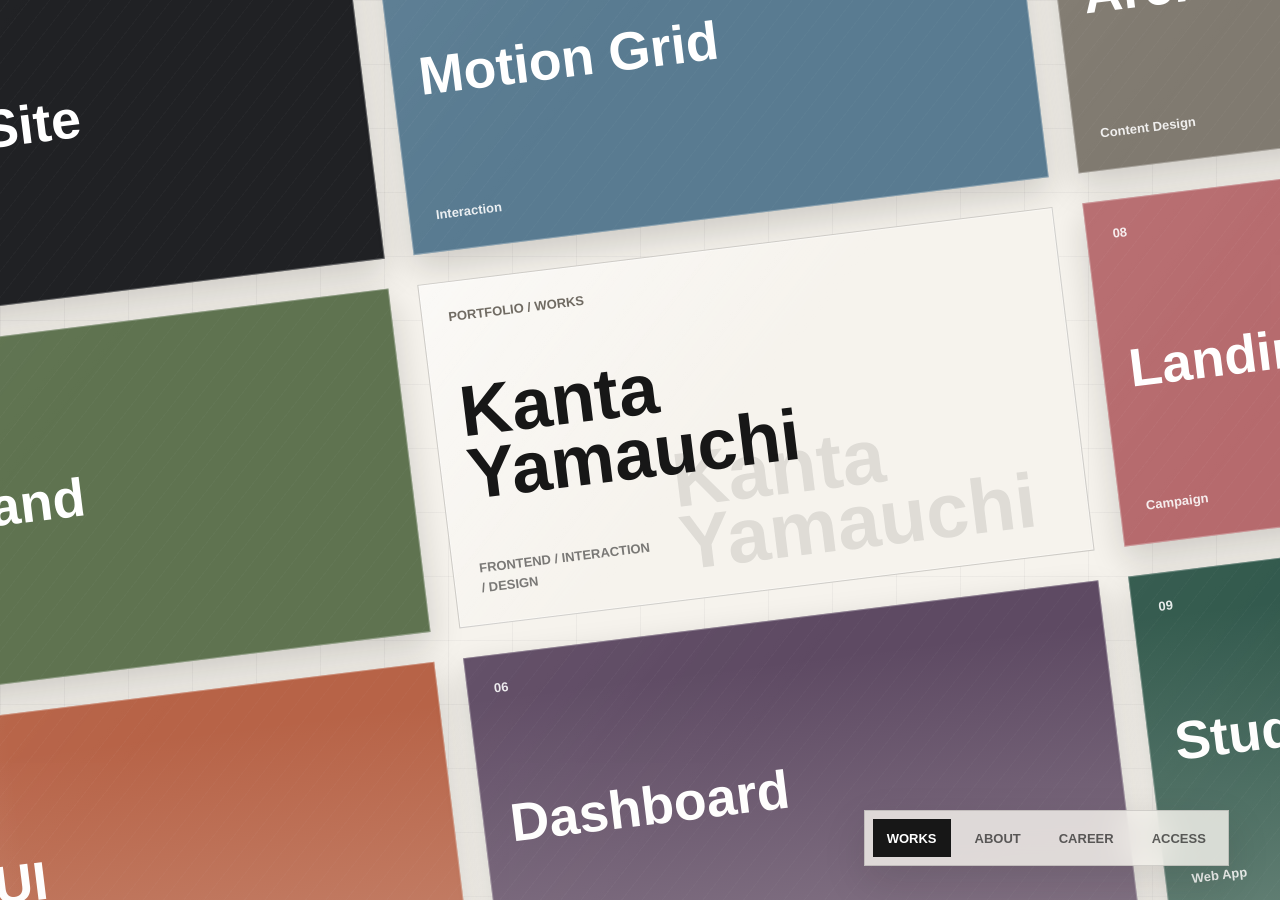
<file: index.html>
<!doctype html>
<html lang="ja">
  <head>
    <meta charset="UTF-8" />
    <meta name="viewport" content="width=device-width, initial-scale=1.0" />
    <title>Kanta Yamauchi | Portfolio</title>
    <link rel="stylesheet" href="style.css" />
    <script src="script.js" defer></script>
  </head>

  <body class="home">
    <nav class="home-nav" aria-label="Main navigation">
      <a href="index.html" aria-current="page">Works</a>
      <a href="about.html">About</a>
      <a href="career.html">Career</a>
      <a href="access.html">Access</a>
    </nav>

    <main>
      <section class="hero" aria-label="制作物一覧">
        <div class="marquee" aria-label="制作物一覧">
          <div class="track" data-track></div>
        </div>
      </section>
    </main>

    <div class="modal" data-modal hidden>
      <div class="modal-backdrop" data-close></div>
      <section
        class="modal-panel"
        role="dialog"
        aria-modal="true"
        aria-labelledby="modal-title"
      >
        <button
          class="modal-close"
          type="button"
          data-close
          aria-label="閉じる"
        >
          Close
        </button>
        <p class="modal-index" data-modal-index></p>
        <h2 id="modal-title" data-modal-title></h2>
        <p class="modal-kind" data-modal-kind></p>
        <p class="modal-description" data-modal-description></p>
        <dl class="modal-meta">
          <div>
            <dt>Role</dt>
            <dd data-modal-role></dd>
          </div>
          <div>
            <dt>Tools</dt>
            <dd data-modal-tools></dd>
          </div>
        </dl>
      </section>
    </div>
  </body>
</html>
</file>
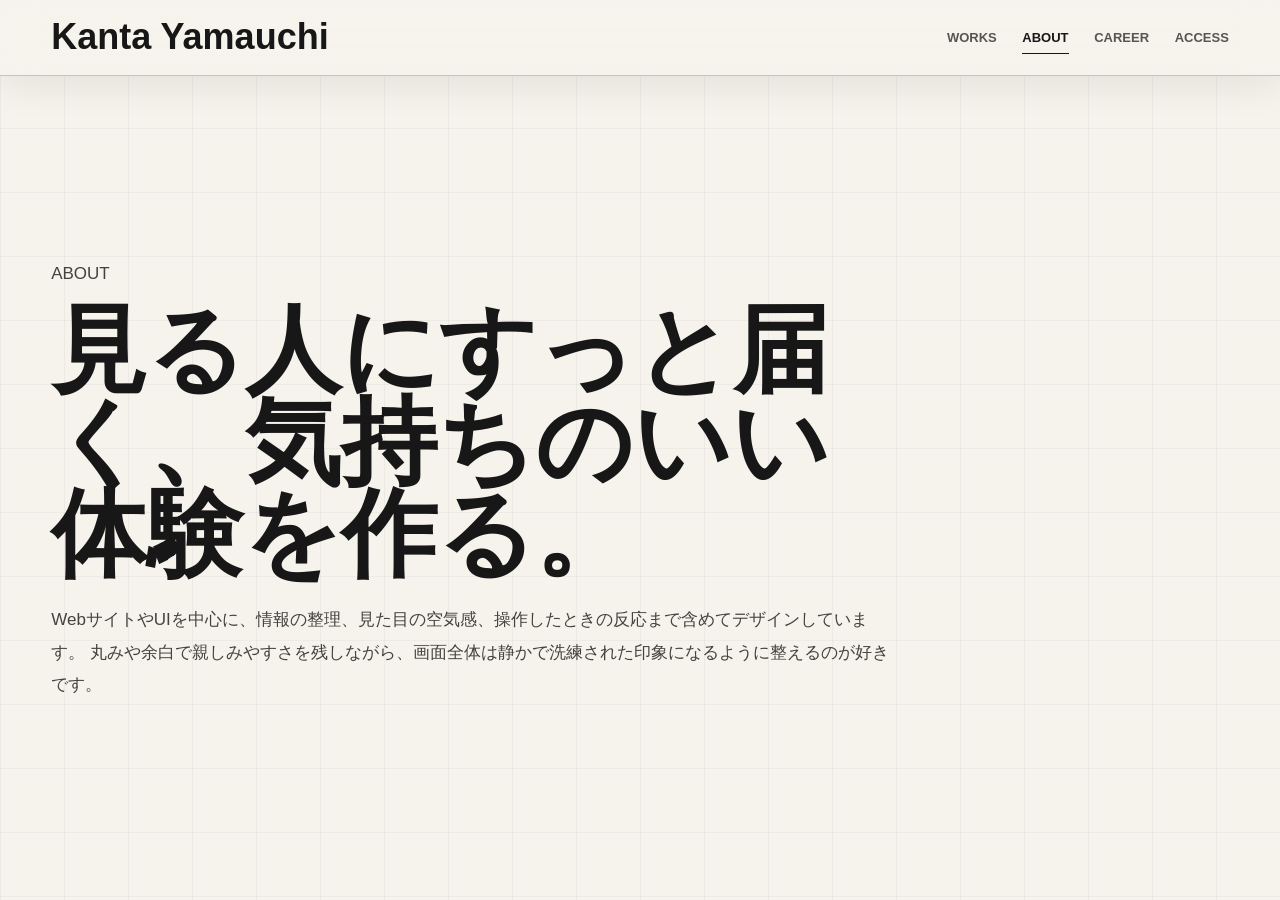
<file: about.html>
<!doctype html>
<html lang="ja">
  <head>
    <meta charset="UTF-8" />
    <meta name="viewport" content="width=device-width, initial-scale=1.0" />
    <title>Kanta Yamauchi</title>
    <link rel="stylesheet" href="style.css" />
  </head>

  <body>
    <header class="site-header">
      <a class="logo" href="index.html">Kanta Yamauchi</a>
      <nav class="site-nav" aria-label="Main navigation">
        <a href="index.html">Works</a>
        <a href="about.html" aria-current="page">About</a>
        <a href="career.html">Career</a>
        <a href="access.html">Access</a>
      </nav>
    </header>

    <main class="page">
      <div class="page-inner">
        <p class="page-kicker">About</p>
        <h1>見る人にすっと届く、気持ちのいい体験を作る。</h1>
        <p>
          WebサイトやUIを中心に、情報の整理、見た目の空気感、操作したときの反応まで含めてデザインしています。
          丸みや余白で親しみやすさを残しながら、画面全体は静かで洗練された印象になるように整えるのが好きです。
        </p>
      </div>
    </main>
  </body>
</html>
</file>
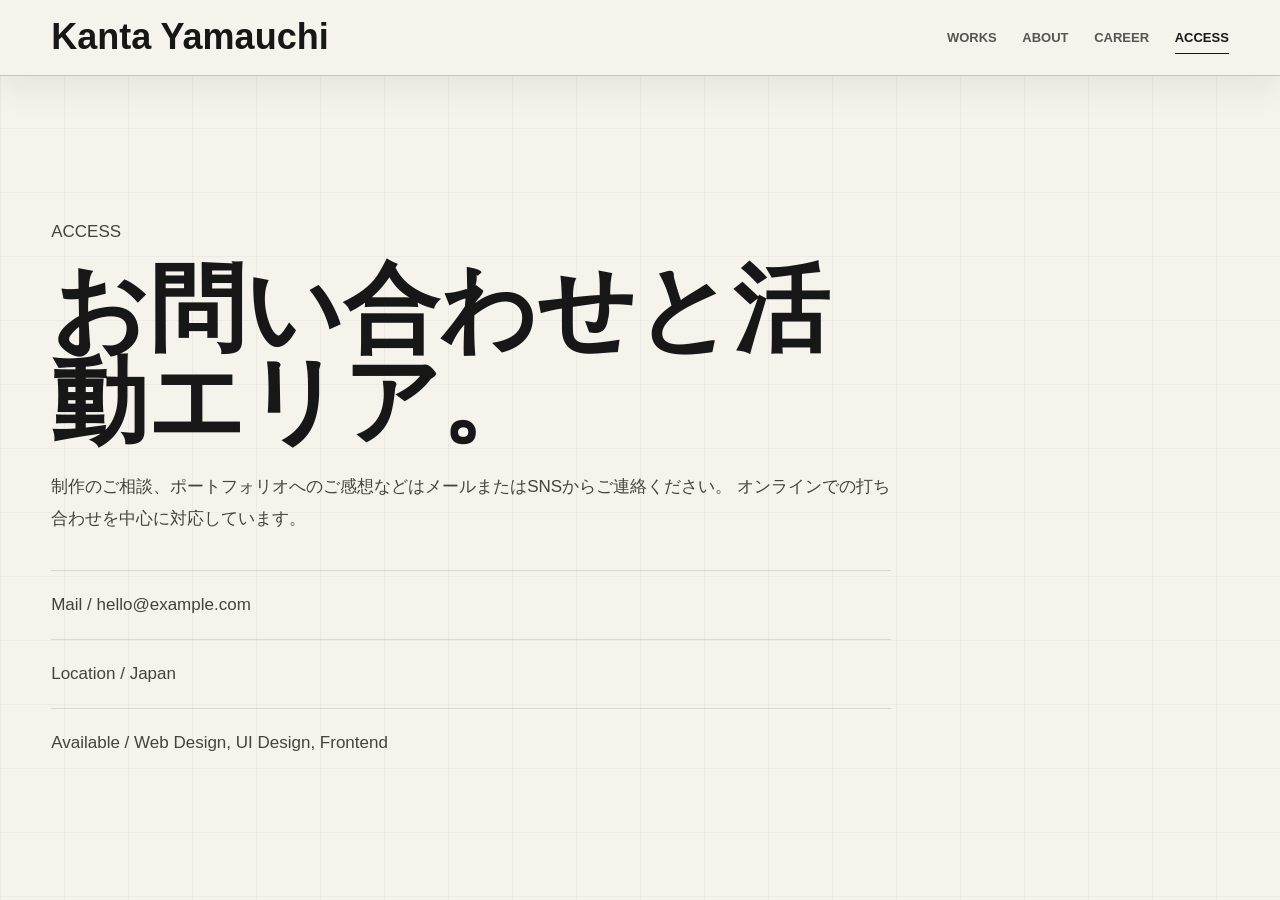
<file: access.html>
<!doctype html>
<html lang="ja">
  <head>
    <meta charset="UTF-8" />
    <meta name="viewport" content="width=device-width, initial-scale=1.0" />
    <title>Access | Kanta Yamauchi</title>
    <link rel="stylesheet" href="style.css" />
  </head>

  <body>
    <header class="site-header">
      <a class="logo" href="index.html">Kanta Yamauchi</a>
      <nav class="site-nav" aria-label="Main navigation">
        <a href="index.html">Works</a>
        <a href="about.html">About</a>
        <a href="career.html">Career</a>
        <a href="access.html" aria-current="page">Access</a>
      </nav>
    </header>

    <main class="page">
      <div class="page-inner">
        <p class="page-kicker">Access</p>
        <h1>お問い合わせと活動エリア。</h1>
        <p>
          制作のご相談、ポートフォリオへのご感想などはメールまたはSNSからご連絡ください。
          オンラインでの打ち合わせを中心に対応しています。
        </p>
        <ul class="page-list">
          <li>Mail / hello@example.com</li>
          <li>Location / Japan</li>
          <li>Available / Web Design, UI Design, Frontend</li>
        </ul>
      </div>
    </main>
  </body>
</html>
</file>
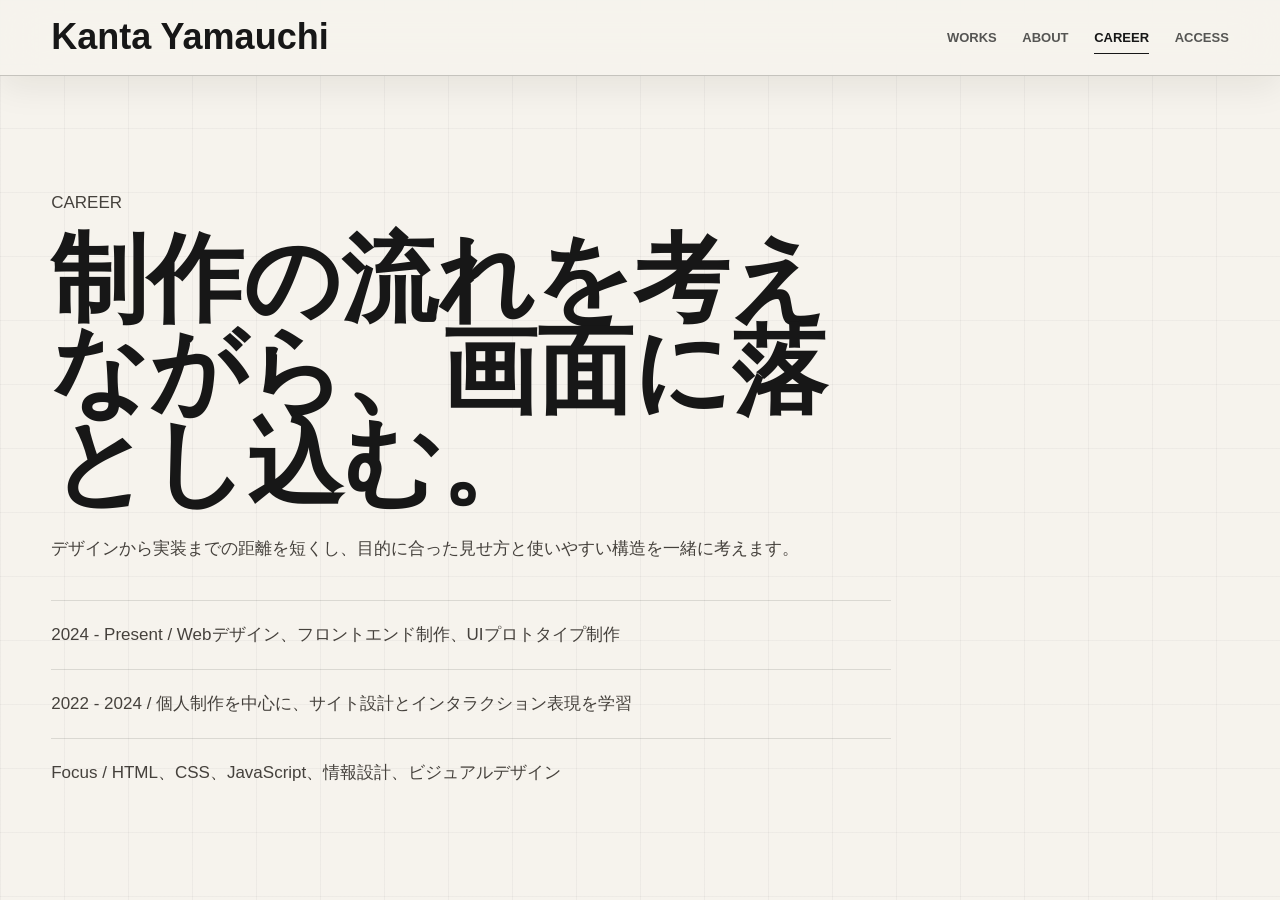
<file: career.html>
<!doctype html>
<html lang="ja">
  <head>
    <meta charset="UTF-8" />
    <meta name="viewport" content="width=device-width, initial-scale=1.0" />
    <title>Career | Kanta Yamauchi</title>
    <link rel="stylesheet" href="style.css" />
  </head>

  <body>
    <header class="site-header">
      <a class="logo" href="index.html">Kanta Yamauchi</a>
      <nav class="site-nav" aria-label="Main navigation">
        <a href="index.html">Works</a>
        <a href="about.html">About</a>
        <a href="career.html" aria-current="page">Career</a>
        <a href="access.html">Access</a>
      </nav>
    </header>

    <main class="page">
      <div class="page-inner">
        <p class="page-kicker">Career</p>
        <h1>制作の流れを考えながら、画面に落とし込む。</h1>
        <p>
          デザインから実装までの距離を短くし、目的に合った見せ方と使いやすい構造を一緒に考えます。
        </p>
        <ul class="page-list">
          <li>
            2024 - Present / Webデザイン、フロントエンド制作、UIプロトタイプ制作
          </li>
          <li>
            2022 - 2024 /
            個人制作を中心に、サイト設計とインタラクション表現を学習
          </li>
          <li>Focus / HTML、CSS、JavaScript、情報設計、ビジュアルデザイン</li>
        </ul>
      </div>
    </main>
  </body>
</html>
</file>
<file: style.css>
@import url("./styles/tokens.css");
@import url("./styles/base.css");
@import url("./styles/header.css");
@import url("./styles/home.css");
@import url("./styles/work-card.css");
@import url("./styles/modal.css");
@import url("./styles/page.css");
@import url("./styles/responsive.css");
</file>
